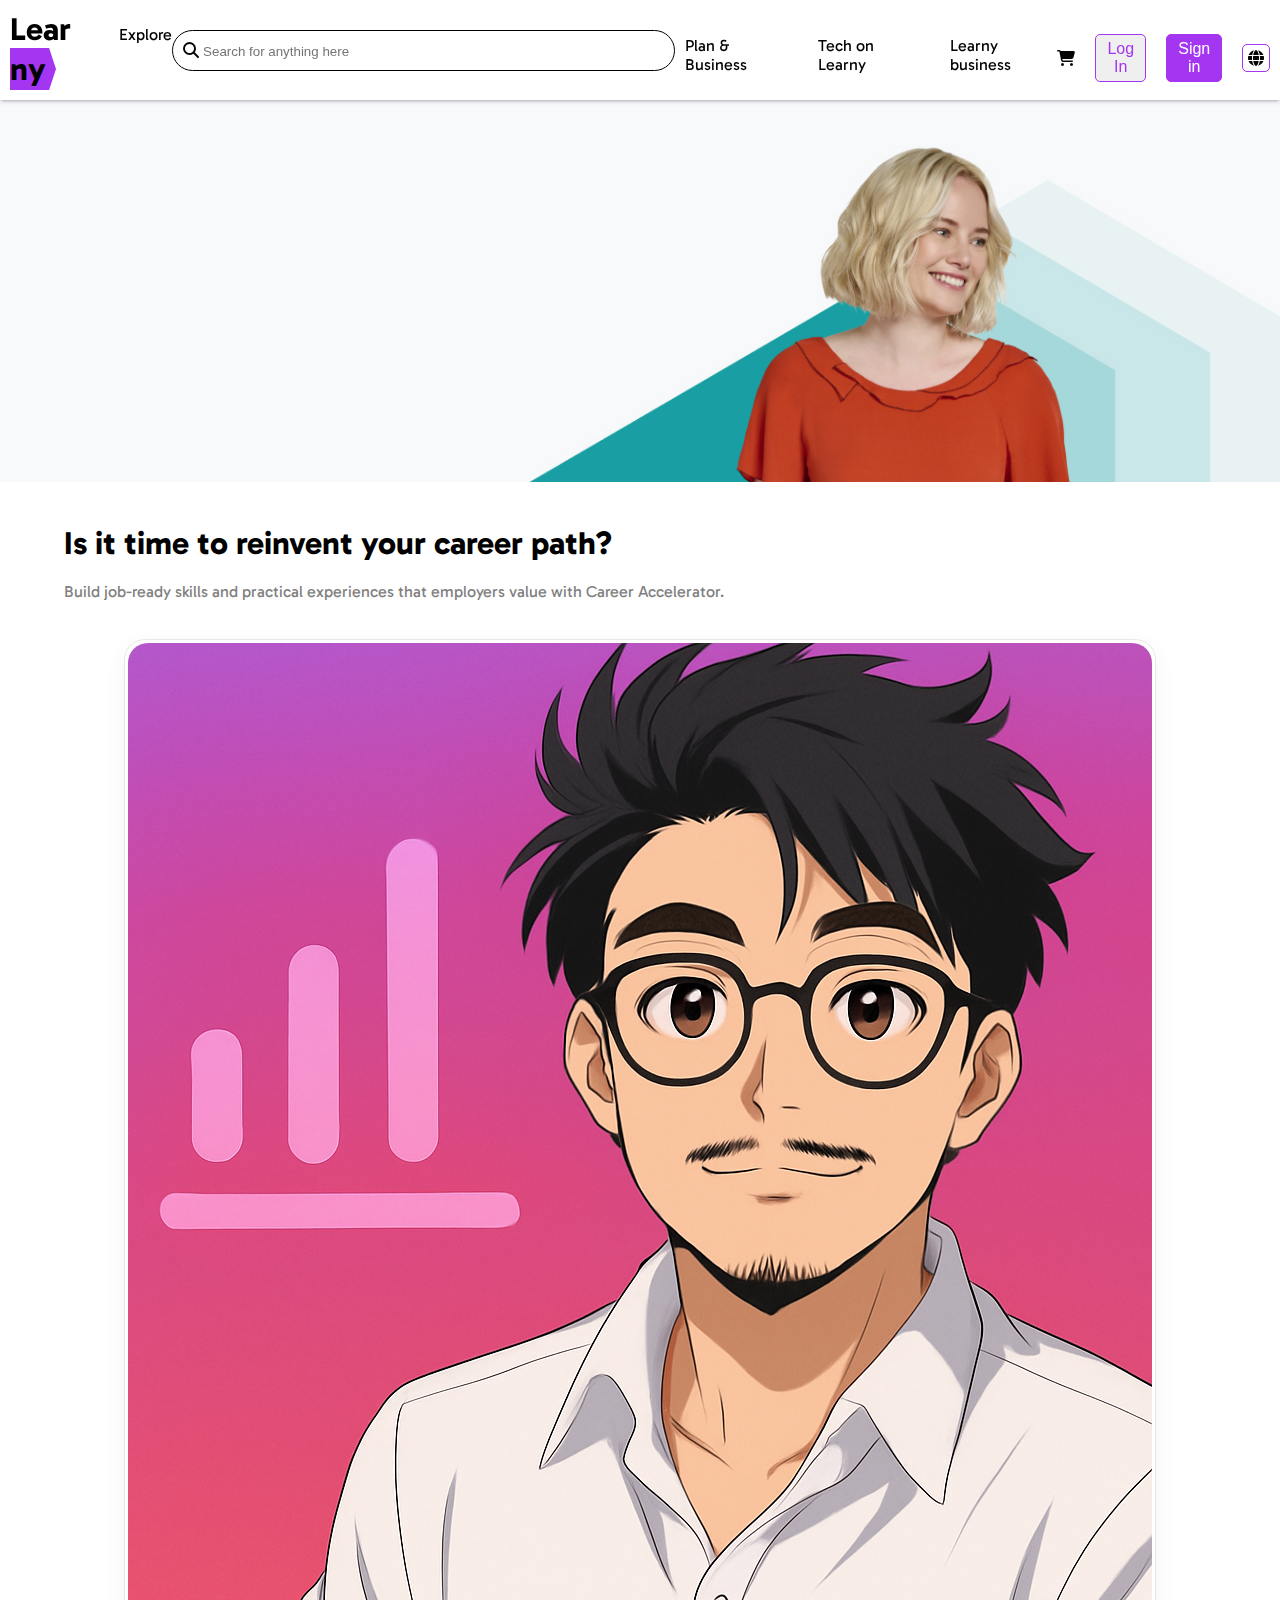
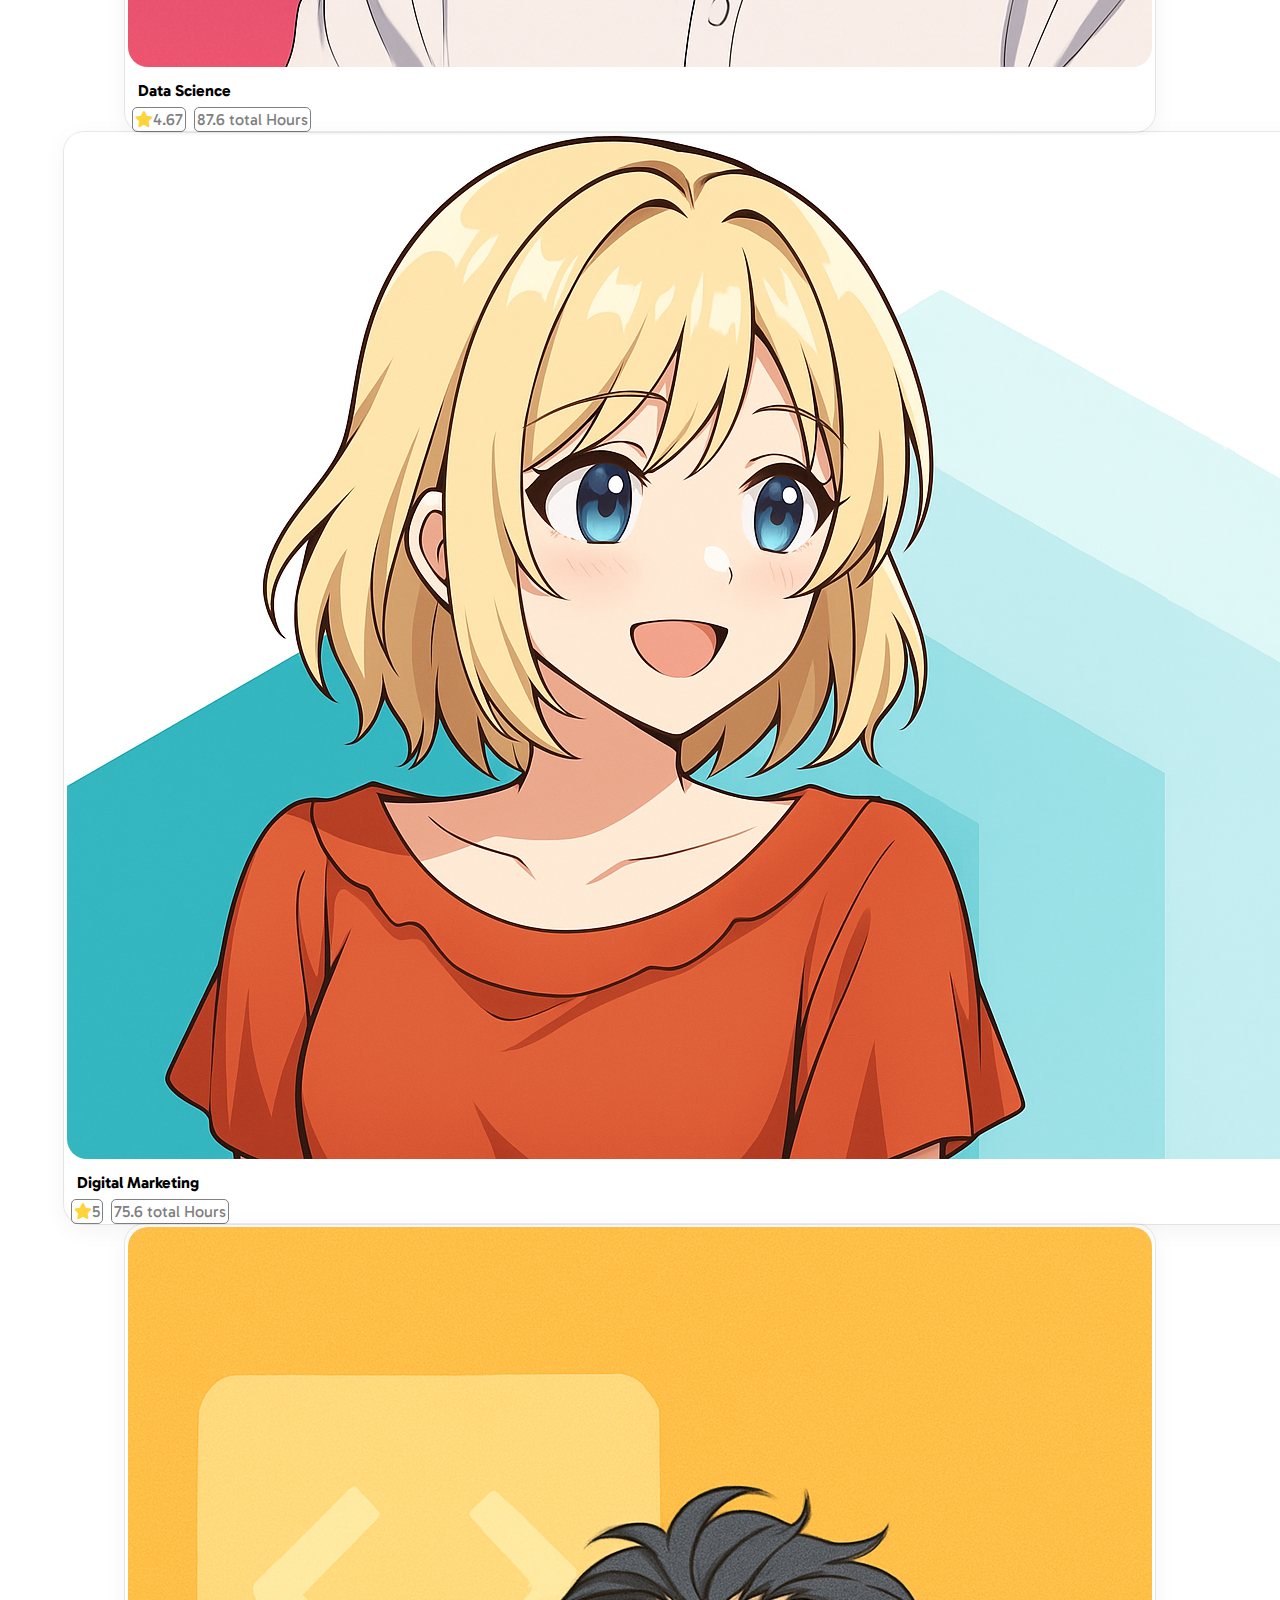
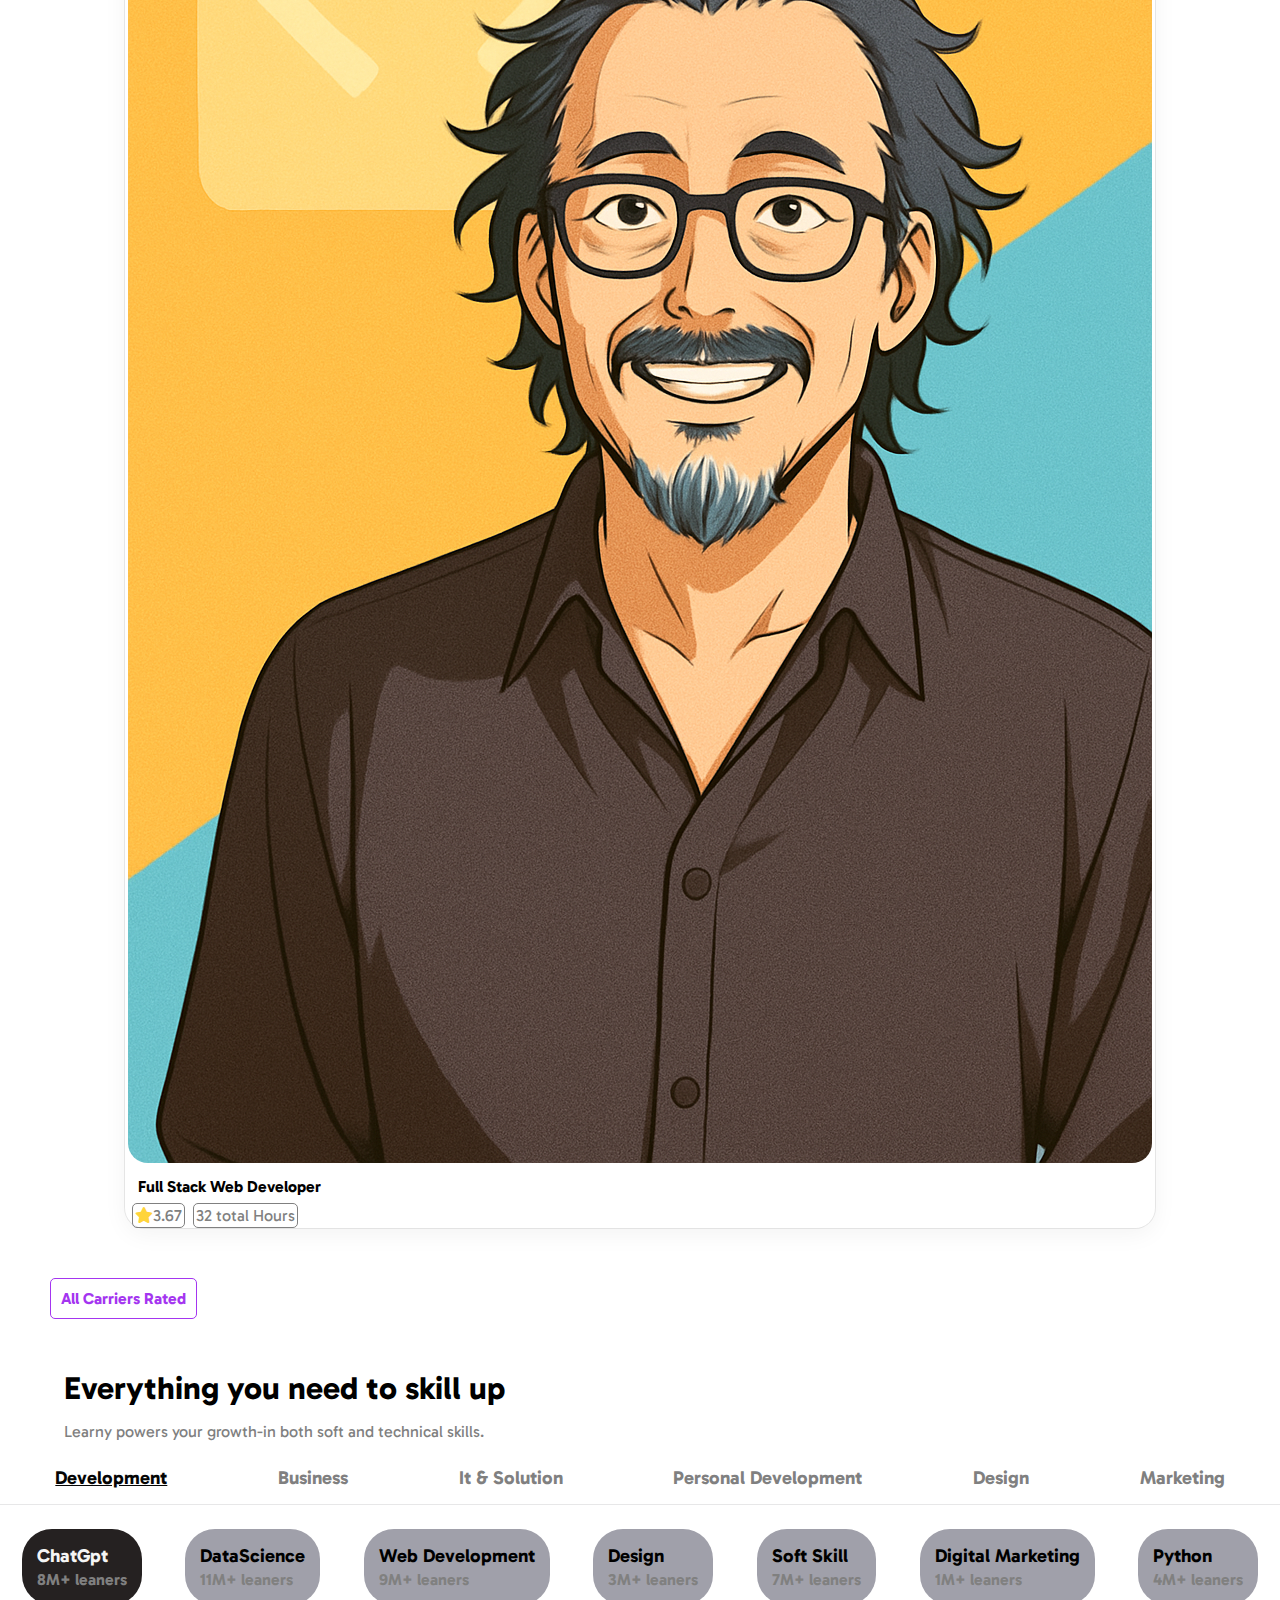
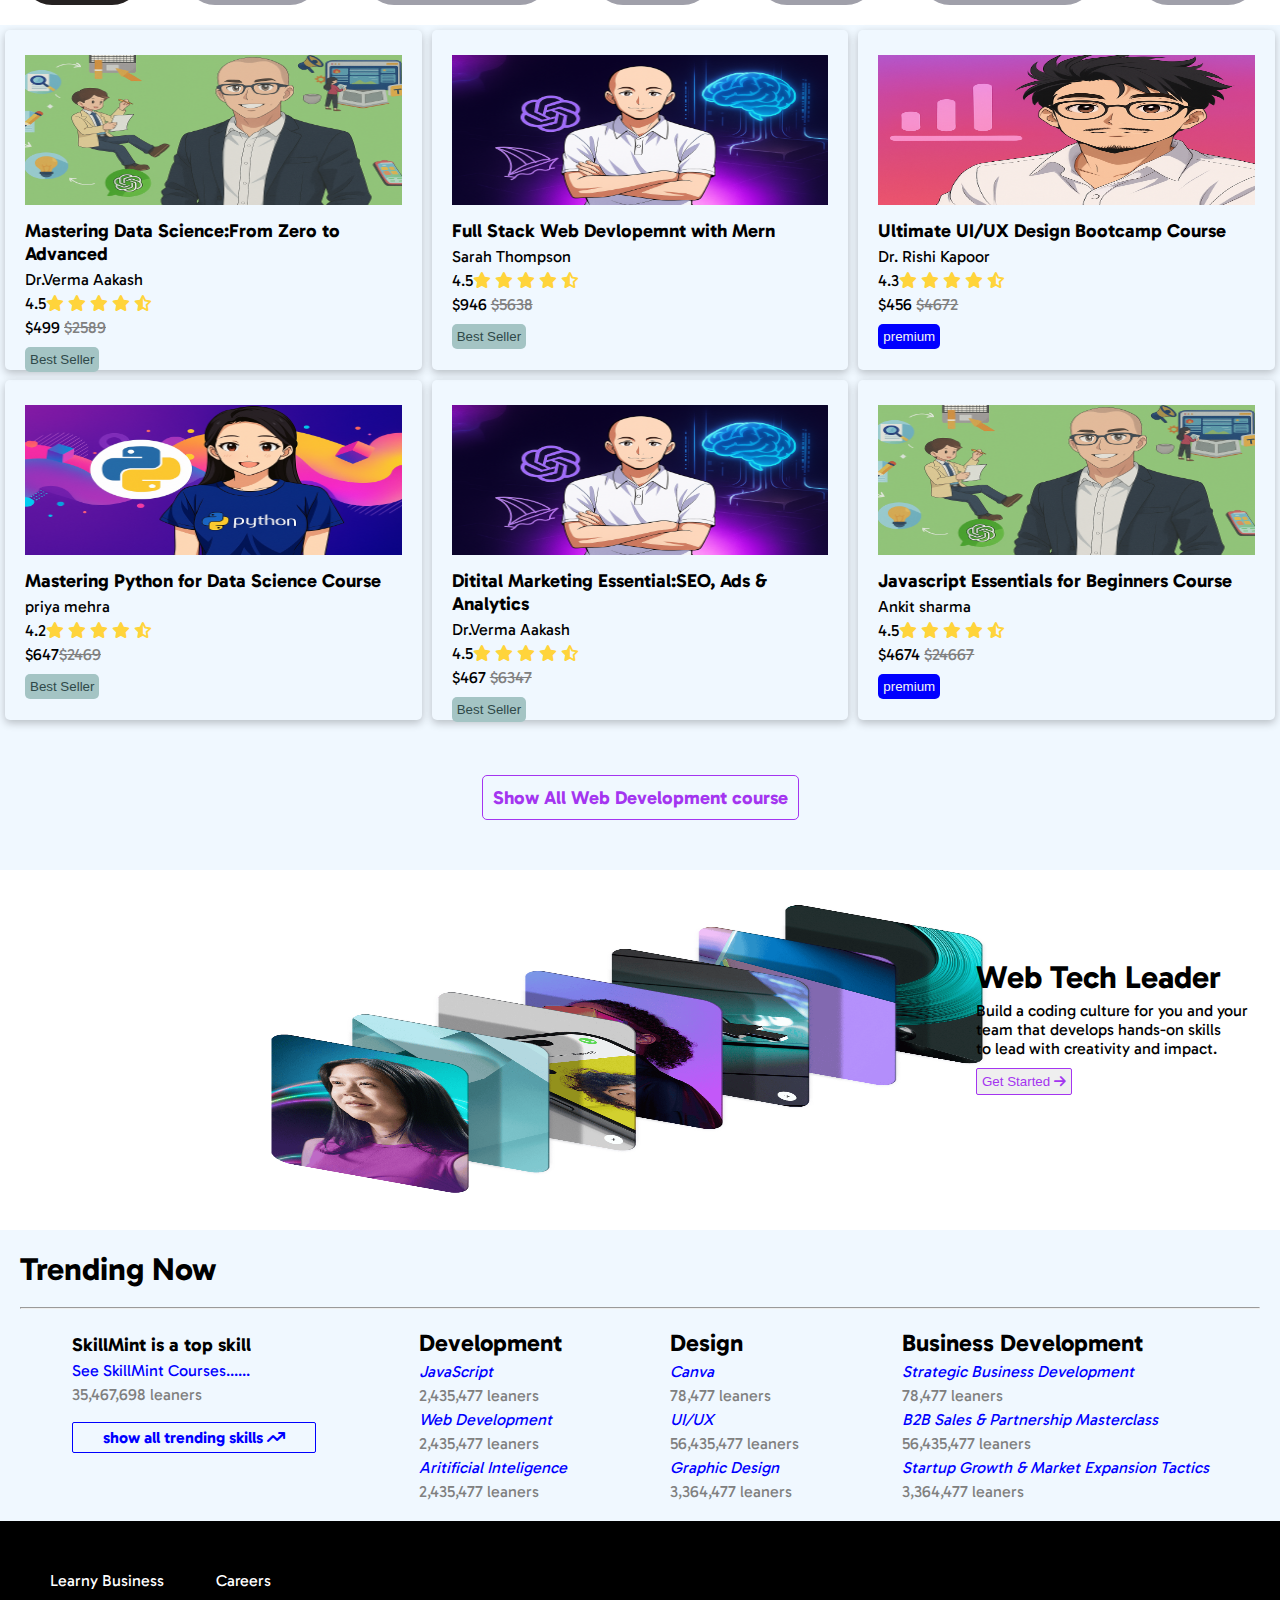
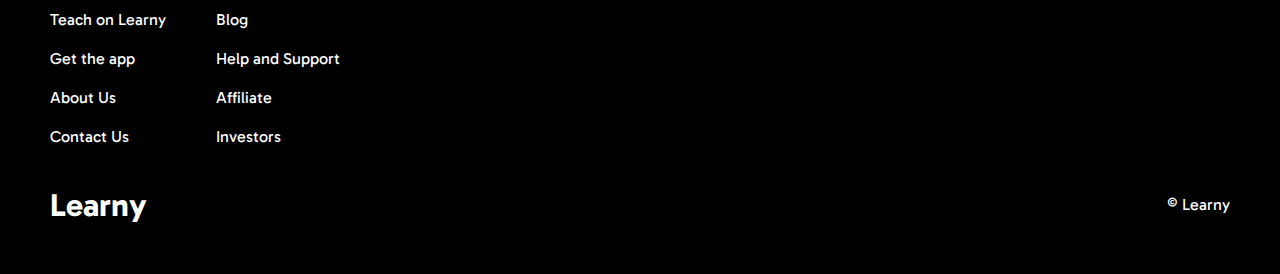
<file: index.html>
<!DOCTYPE html>
<html lang="en">

<head>
    <meta charset="UTF-8">
    <meta name="viewport" content="width=device-width, initial-scale=1.0">
    <!--Google style sheet-->
    <link rel="preconnect" href="https://fonts.googleapis.com">
    <link rel="preconnect" href="https://fonts.gstatic.com" crossorigin>
    <link href="https://fonts.googleapis.com/css2?family=Gabarito:wght@400..900&display=swap" rel="stylesheet">
    <!--My style Sheet-->
    <link rel="stylesheet" href="style.css">
    <!-- Font Awesome -->
    <link rel="stylesheet" href="https://cdnjs.cloudflare.com/ajax/libs/font-awesome/6.7.2/css/all.min.css">
    </link>
    <title>Learny</title>
</head>

<body>
    <!-- Navbar -->
    <div class="navbar">
        <div class="navbar_s1">
            <h1 class="navbar_s1__title">Lear<span>ny</span></h1>
            <p class="navbar_s1__desc">Explore</p>
        </div>
        <div class="navbar_s2">
            <i class="fa-solid fa-magnifying-glass" style="color: #050505;"></i>
            <input placeholder="Search for anything here" class="navbar_s2_in">
        </div>
        <div class="navbar_s3">
            <p class="navbar_s3__desc">Plan & Business</p>
            <P class="navbar_s3__desc">Tech on Learny</P>
            <p class="navbar_s3__desc">Learny business</p>
        </div>
        <div class="navbar_s4">
            <i class="fa-solid fa-cart-shopping" class="navbar_s4__card" style="color: #050505;"></i>
           <a href="check.html"> <button class="navbar_s4__but">Log In</button></a>
           <a href="sign.html"> <button class="navbar_s4__but1">Sign in</button></a>
            <i class="fa-solid fa-globe"
                style="color: #050505; border: #a435f0 solid 1px; border-radius: 5px; padding: 5px;"></i>
        </div>
    </div>
    <!-- Sale image -->
    <div class="container">
        <img class="main_img" src="img/front">
        <div class="overlay_box">
            <h1>Level Up With In-Demand Skills</h1>
            <p>Small changes in tech and work can bring big shifts. Stay prepared with the right skills to achieve your
                goals and grow.</p>
            <button>Explore Plans</button>
        </div>
    </div>
    <!-- Career -->
    <div class="career">
        <h1 class="career_title">Is it time to reinvent your career path?</h1>
        <p class="career_desc" style="color: gray; margin-top: 20px;">Build job-ready skills and practical experiences
            that employers value with Career Accelerator.</p>
    </div>

    <div class="content">
        <div class="content_img">
            <img src="img/second.png">
            <h4 class="content_desc">Data Science</h4>
            <span><i class="fa-solid fa-star" style="color: #FFD43B;"></i>4.67</span> <span>87.6 total Hours</span>
        </div>
        <div class="content_img">
            <img src="img/first.png">
            <h4 class="content_desc">Digital Marketing</h4>
            <span><i class="fa-solid fa-star" style="color: #FFD43B;"></i>5</span> <span>75.6 total Hours</span>
        </div>
        <div class="content_img">
            <img src="img/third.png">
            <h4 class="content_desc">Full Stack Web Developer</h4>
            <span><i class="fa-solid fa-star" style="color: #FFD43B;"></i>3.67</span> <span>32 total Hours</span>
        </div>
    </div>
    <!-- access course box -->
    <div class="course_access">
        <h4 style="border: #a435f0 solid 1px; padding: 10px;
            margin: 50px;  border-radius: 5px; color:#a435f0; position: static; display: inline-block;">All Carriers
            Rated</h4>
    </div>
    <!-- course captchy -->
    <div class="course_cap">
        <h1 class="couse_cap__title" style="margin-bottom: 5px;">Everything you need to skill up</h1>
        <p class="course_cap__desc" style="color: gray;margin-top: 15px;">Learny powers your growth-in both soft and
            technical skills.</p>
    </div>
<!-- carreer card -->
 <div class="career_card">
   <h3 style="color: #050505;text-decoration: underline;">Development</h3>
   <h3>Business</h3>
   <h3>It & Solution</h3>
   <h3>Personal Development</h3>
   <h3>Design</h3>
   <h3>Marketing</h3>
 </div>
 <!-- Recommendation -->
  <div class="recommendation">
    <div class="recommendation_title">
        <h3 style="background-color: rgb(37, 33, 33); color: whitesmoke;">ChatGpt<br><span>8M+ leaners</span></h3>
        <h3>DataScience<br><span>11M+ leaners</span></h3>
        <h3>Web Development<br><span>9M+ leaners</span></h3>
        <h3>Design<br><span>3M+ leaners</span></h3>
        <h3>Soft Skill<br><span>7M+ leaners</span></h3>
        <h3>Digital Marketing<br><span>1M+ leaners</span></h3>
        <h3>Python<br><span>4M+ leaners</span></h3>
    </div>
</div>
<!-- Recommented card section -->
<div class="rec_card">
    <div class="card_one">
        <img src="img/lect1.png">
        <h3>Mastering Data Science:From Zero to Advanced</h3>
        <p>Dr.Verma Aakash</p>
        <p>4.5<i class="fa-solid fa-star" style="color: #FFD43B;"></i>
       <i class="fa-solid fa-star" style="color: #FFD43B;"></i>
       <i class="fa-solid fa-star" style="color: #FFD43B;"></i>
       <i class="fa-solid fa-star" style="color: #FFD43B;"></i>
<i class="fa-solid fa-star-half-stroke" style="color: #FFD43B;"></i></p>
        <p>$499 <del style="color: gray;">$2589</del></p>
        <button style="background-color: rgb(164, 196, 196);border-radius: 5px;
        border: none;color: rgb(47, 73, 73);padding: 5px;">Best Seller</button>
    </div>
    <div class="card_one">
        <img src="img/lect2.png">
        <h3>Full Stack Web Devlopemnt with Mern</h3>
        <p>Sarah Thompson</p>
        <p>4.5<i class="fa-solid fa-star" style="color: #FFD43B;"></i>
       <i class="fa-solid fa-star" style="color: #FFD43B;"></i>
       <i class="fa-solid fa-star" style="color: #FFD43B;"></i>
       <i class="fa-solid fa-star" style="color: #FFD43B;"></i>
<i class="fa-solid fa-star-half-stroke" style="color: #FFD43B;"></i></p>
        <p>$946 <del style="color: gray;">$5638</del></p>
        <button style="background-color: rgb(164, 196, 196);border-radius: 5px;
        border: none;color: rgb(47, 73, 73);padding: 5px;">Best Seller</button>
    </div>
    <div class="card_one">
        <img src="img/second.png">
        <h3>Ultimate UI/UX Design Bootcamp Course</h3>
        <p>Dr. Rishi Kapoor</p>
        <p>4.3<i class="fa-solid fa-star" style="color: #FFD43B;"></i>
       <i class="fa-solid fa-star" style="color: #FFD43B;"></i>
       <i class="fa-solid fa-star" style="color: #FFD43B;"></i>
       <i class="fa-solid fa-star" style="color: #FFD43B;"></i>
<i class="fa-solid fa-star-half-stroke" style="color: #FFD43B;"></i></p>
        <p>$456 <del style="color: gray;">$4672</del></p>
         <button style="background-color: blue;border-radius: 5px;
        border: none;color: whitesmoke;padding: 5px;">premium</button>
    </div>
    <div class="card_one">
        <img src="img/lect3.png">
        <h3>Mastering Python for Data Science Course</h3>
        <p>priya mehra</p>
        <p>4.2<i class="fa-solid fa-star" style="color: #FFD43B;"></i>
       <i class="fa-solid fa-star" style="color: #FFD43B;"></i>
       <i class="fa-solid fa-star" style="color: #FFD43B;"></i>
       <i class="fa-solid fa-star" style="color: #FFD43B;"></i>
<i class="fa-solid fa-star-half-stroke" style="color: #FFD43B;"></i></p>
        <p>$647<del style="color: gray;">$2469</del></p>
        <button style="background-color: rgb(164, 196, 196);border-radius: 5px;
        border: none;color: rgb(47, 73, 73);padding: 5px;">Best Seller</button>
    </div>
    <div class="card_one">
        <img src="img/lect2.png">
        <h3>Ditital Marketing Essential:SEO, Ads & Analytics</h3>
        <p>Dr.Verma Aakash</p>
        <p>4.5<i class="fa-solid fa-star" style="color: #FFD43B;"></i>
       <i class="fa-solid fa-star" style="color: #FFD43B;"></i>
       <i class="fa-solid fa-star" style="color: #FFD43B;"></i>
       <i class="fa-solid fa-star" style="color: #FFD43B;"></i>
<i class="fa-solid fa-star-half-stroke" style="color: #FFD43B;"></i></p>
        <p>$467 <del style="color: gray;">$6347</del></p>
        <button style="background-color: rgb(164, 196, 196);border-radius: 5px;
        border: none;color: rgb(47, 73, 73);padding: 5px;">Best Seller</button>
    </div>
    <div class="card_one">
        <img src="img/lect1.png">
        <h3>Javascript Essentials for Beginners Course</h3>
        <p>Ankit sharma</p>
        <p>4.5<i class="fa-solid fa-star" style="color: #FFD43B;"></i>
       <i class="fa-solid fa-star" style="color: #FFD43B;"></i>
       <i class="fa-solid fa-star" style="color: #FFD43B;"></i>
       <i class="fa-solid fa-star" style="color: #FFD43B;"></i>
<i class="fa-solid fa-star-half-stroke" style="color: #FFD43B;"></i></p>
        <p>$4674 <del style="color: gray;">$24667</del></p>
        <button style="background-color: blue;border-radius: 5px;
        border: none;color: whitesmoke;padding: 5px;">premium</button>
    </div>
    <h3 style="border: #a435f0 solid 1px; padding: 10px;
            margin: 50px;  border-radius: 5px; color:#a435f0; position: static; display: inline-block;">Show All Web Development course </h3>
    
</div>
<!-- banner section -->
 <div class="banner">
    <div class="banner_img">    <img src="img/fg.png">
        </div>

 
 <div class="banner_content">
    <h1>Web Tech Leader</h1>
    <p>
        Build a coding culture for you and your<br> team that develops hands-on skills<br> to lead with creativity and impact.
    </p>
    <button  style="border:#a435f0 solid 1px; border-radius: 2px;color:#a435f0; padding: 5px; border-radius: 2px;">Get Started <i class="fa-solid fa-arrow-right"></i></button>
 </div>
 </div>
 <!-- Trending NOw -->
     <div class="trending_container" style="background-color:  aliceblue;">
        <h1 >Trending Now</h1>
        <br>
        <hr>
        <br>
        <div class="trending_sub_container">
            <div class="sub_con_one">
                <h3>SkillMint is a top skill</h3>
                <p style="color:blue;">See SkillMint Courses......</p>
                <p style="color: gray;">35,467,698 leaners</p><br>
                <h4 style="border: blue solid 1px;padding: 5px;padding-left:30px; padding-right:30px;color: blue; border-radius: 2px; display: inline; ">show all trending skills <i class="fa-solid fa-arrow-trend-up"></i></h4>
            </div>
            <div class="sub_con_two">
                <h2>Development</h2>
                <P>JavaScript </P> <spam>2,435,477 leaners</spam>
                <p>Web Development</p>
                <spam>2,435,477 leaners</spam>
                <p>Aritificial Inteligence</p>
                <spam>2,435,477 leaners</spam>
            </div>
            <div class="sub_con_two">
                <h2>Design</h2>
                <P>Canva</P> <spam>78,477 leaners</spam>
                <p>UI/UX</p>
                <spam>56,435,477 leaners</spam>
                <p>Graphic Design</p>
                <spam>3,364,477 leaners</spam>

            </div>
            <div class="sub_con_two">
                <h2>Business Development</h2>
                <p>Strategic Business Development</p> <spam>78,477 leaners</spam>
                <p>B2B Sales & Partnership Masterclass</p>
                <spam>56,435,477 leaners</spam>
                <p>Startup Growth & Market Expansion Tactics</p>
                <spam>3,364,477 leaners</spam>

            </div>
        </div>
     </div>
     <!-- footer -->
      <div class="footer">
        <div class="footer_one">
            <div class="footer_sec_one">
                <p>Learny Business</p>
                <P>Teach on Learny</P>
                <P>Get the app</P>
                <P>About Us</P>
                <P>Contact Us</P>
            </div>
            <div class="footer_sec_two">
                <p>Careers</p>
                <p>Blog</p>
                <p>Help and Support</p>
                <p>Affiliate</p>
                <p>Investors</p>
            </div>

        </div>
        <div class="footer_two">
           <h1>Learny</h1>
            <p>&copy; Learny</p>  
        </div>
      </div>
    
</body>

</html>
</file>
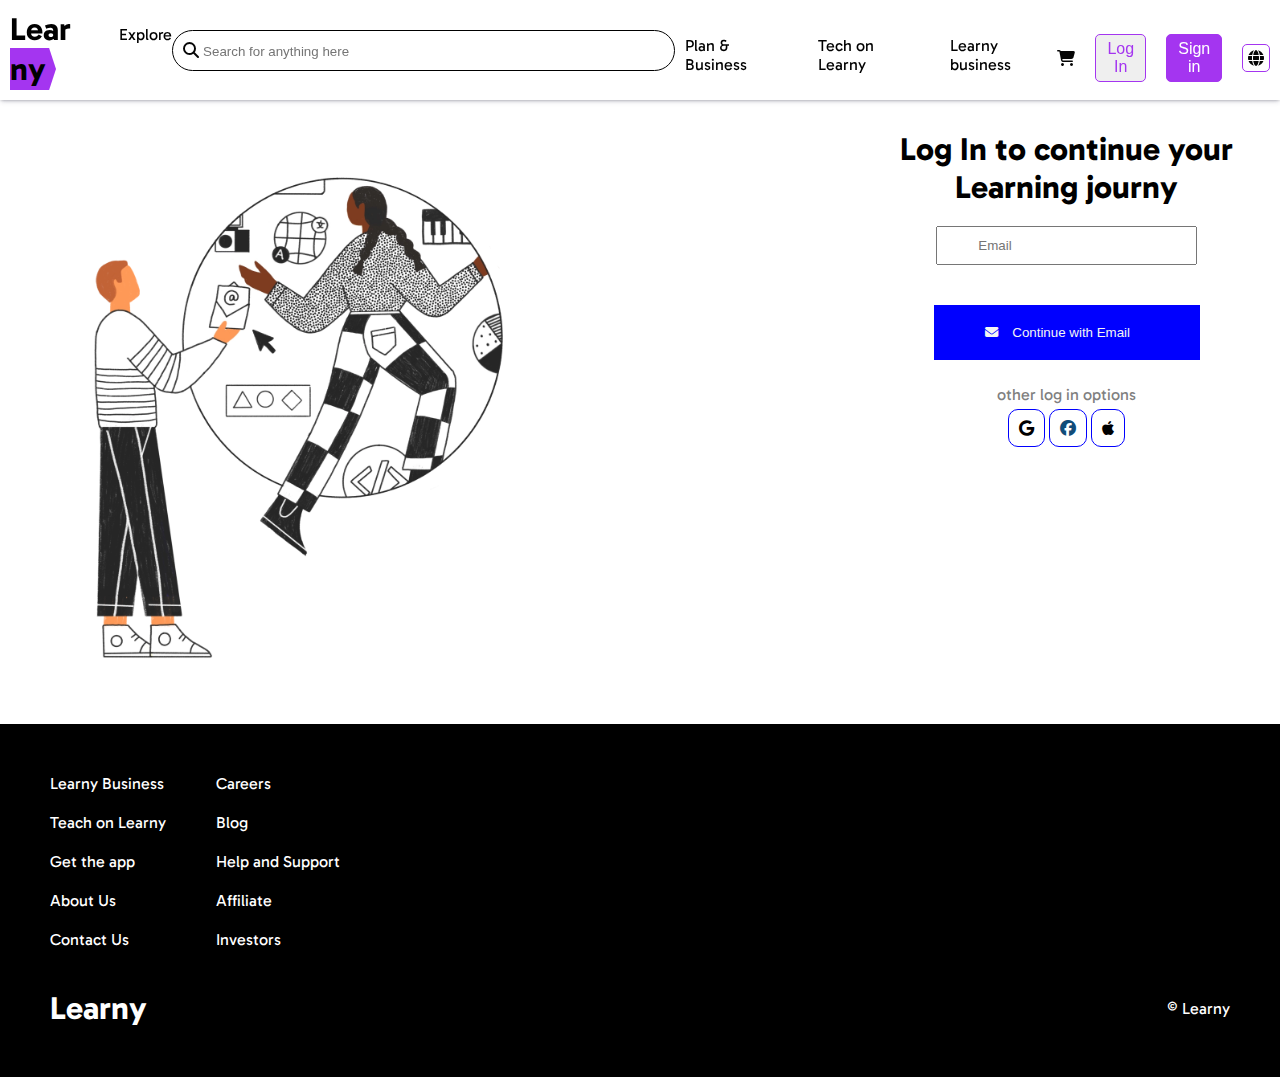
<file: check.html>
<!DOCTYPE html>
<html lang="en">
<head>
    <meta charset="UTF-8">
    <meta name="viewport" content="width=device-width, initial-scale=1.0">
    <!--Google style sheet-->
    <link rel="preconnect" href="https://fonts.googleapis.com">
    <link rel="preconnect" href="https://fonts.gstatic.com" crossorigin>
    <link href="https://fonts.googleapis.com/css2?family=Gabarito:wght@400..900&display=swap" rel="stylesheet">
    <!--My style Sheet-->
    <link rel="stylesheet" href="style.css">
    <!-- Font Awesome -->
    <link rel="stylesheet" href="https://cdnjs.cloudflare.com/ajax/libs/font-awesome/6.7.2/css/all.min.css">
    </link>
    <title>Learny</title>
</head>
<body>
    <!-- Navbar -->
    <div class="navbar">
        <div class="navbar_s1">
            <h1 class="navbar_s1__title">Lear<span>ny</span></h1>
            <p class="navbar_s1__desc">Explore</p>
        </div>
        <div class="navbar_s2">
            <i class="fa-solid fa-magnifying-glass" style="color: #050505;"></i>
            <input placeholder="Search for anything here" class="navbar_s2_in">
        </div>
        <div class="navbar_s3">
            <p class="navbar_s3__desc">Plan & Business</p>
            <P class="navbar_s3__desc">Tech on Learny</P>
            <p class="navbar_s3__desc">Learny business</p>
        </div>
        <div class="navbar_s4">
            <i class="fa-solid fa-cart-shopping" class="navbar_s4__card" style="color: #050505;"></i>
            <a href="check.html"> <button class="navbar_s4__but">Log In</button></a>
           <a href="sign.html"> <button class="navbar_s4__but1">Sign in</button></a>
            <i class="fa-solid fa-globe"
                style="color: #050505; border: #a435f0 solid 1px; border-radius: 5px; padding: 5px;"></i>
        </div>
    </div>
    <!-- log-in page -->
     <div class="log_page">
     <div class="middle_one">
        <img src="img/log.webp">
     </div>
     <div class="middle_two">
        <h1>Log In to continue your Learning journy </h1>
        <input type="email" placeholder="Email"><br>
        <button><i class="fa-solid fa-envelope"></i> Continue with Email</button>
        <P style="color: gray;">other log in options</P> 
        <i class="fa-brands fa-google"></i>
        <i class="fa-brands fa-facebook" style="color: #114c79;"></i>
        <i class="fa-brands fa-apple"></i>
     </div>
     </div>
    
     <!-- footer -->
      <div class="footer">
        <div class="footer_one">
            <div class="footer_sec_one">
                <p>Learny Business</p>
                <P>Teach on Learny</P>
                <P>Get the app</P>
                <P>About Us</P>
                <P>Contact Us</P>
            </div>
            <div class="footer_sec_two">
                <p>Careers</p>
                <p>Blog</p>
                <p>Help and Support</p>
                <p>Affiliate</p>
                <p>Investors</p>
            </div>

        </div>
        <div class="footer_two">
           <h1>Learny</h1>
            <p>&copy; Learny</p>  
        </div>
      </div>
    
</body>
</html>
<style>
   
    
</style>
</file>
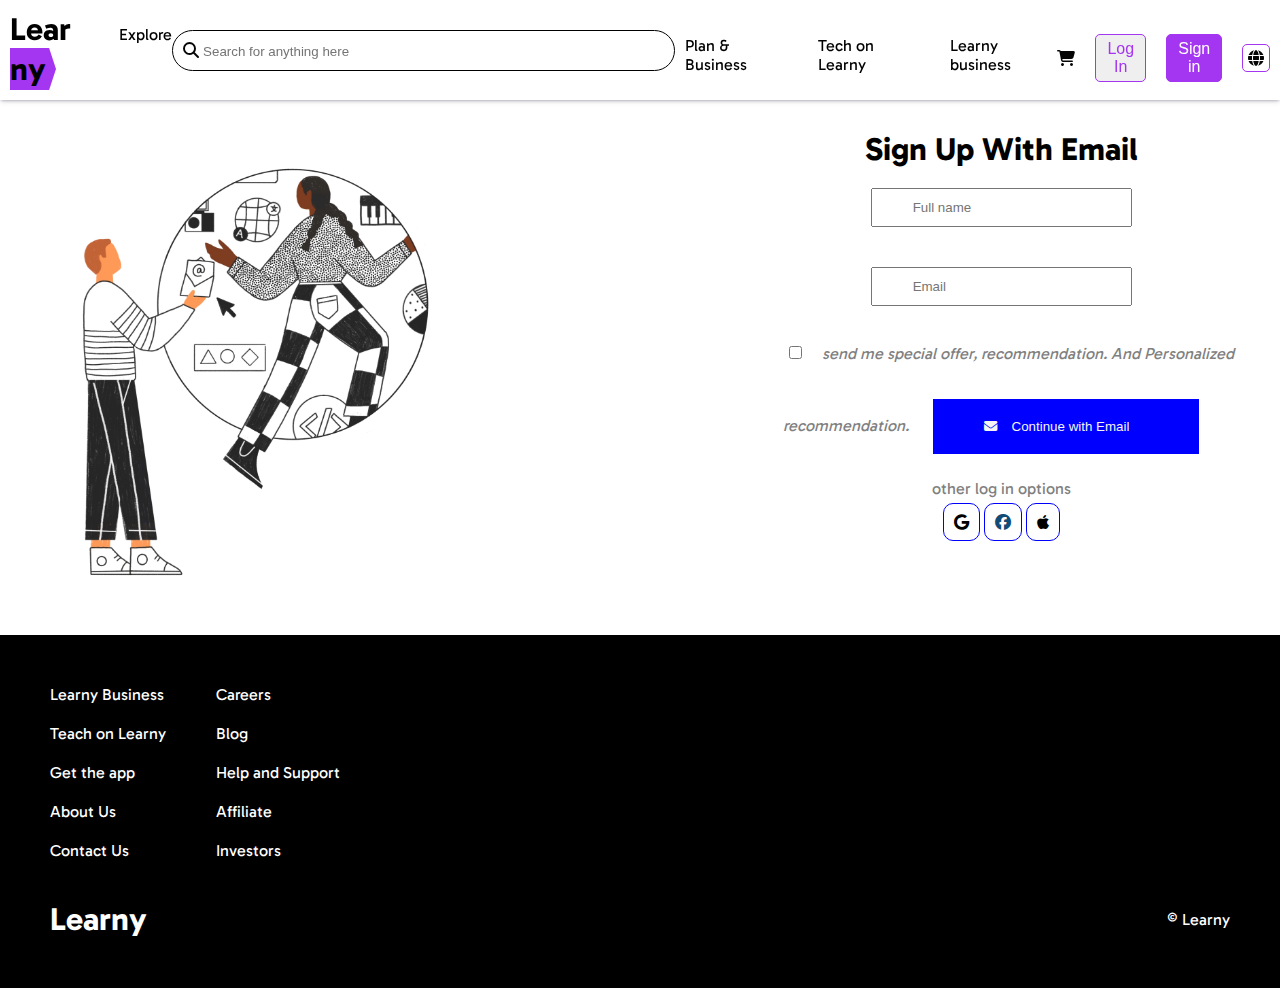
<file: sign.html>
<!DOCTYPE html>
<html lang="en">
<head>
    <meta charset="UTF-8">
    <meta name="viewport" content="width=device-width, initial-scale=1.0">
    <!--Google style sheet-->
    <link rel="preconnect" href="https://fonts.googleapis.com">
    <link rel="preconnect" href="https://fonts.gstatic.com" crossorigin>
    <link href="https://fonts.googleapis.com/css2?family=Gabarito:wght@400..900&display=swap" rel="stylesheet">
    <!--My style Sheet-->
    <link rel="stylesheet" href="style.css">
    <!-- Font Awesome -->
    <link rel="stylesheet" href="https://cdnjs.cloudflare.com/ajax/libs/font-awesome/6.7.2/css/all.min.css">
    </link>
    <title>Learny</title>
</head>
<body>
    <!-- Navbar -->
    <div class="navbar">
        <div class="navbar_s1">
            <h1 class="navbar_s1__title">Lear<span>ny</span></h1>
            <p class="navbar_s1__desc">Explore</p>
        </div>
        <div class="navbar_s2">
            <i class="fa-solid fa-magnifying-glass" style="color: #050505;"></i>
            <input placeholder="Search for anything here" class="navbar_s2_in">
        </div>
        <div class="navbar_s3">
            <p class="navbar_s3__desc">Plan & Business</p>
            <P class="navbar_s3__desc">Tech on Learny</P>
            <p class="navbar_s3__desc">Learny business</p>
        </div>
        <div class="navbar_s4">
            <i class="fa-solid fa-cart-shopping" class="navbar_s4__card" style="color: #050505;"></i>
            <a href="check.html"> <button class="navbar_s4__but">Log In</button></a>
           <a href="sign.html"> <button class="navbar_s4__but1">Sign in</button></a>
            <i class="fa-solid fa-globe"
                style="color: #050505; border: #a435f0 solid 1px; border-radius: 5px; padding: 5px;"></i>
        </div>
    </div>
    <!-- log-in page -->
     <div class="log_page">
     <div class="middle_one">
        <img src="img/log.webp">
     </div>
     <div class="middle_two">
        <h1>Sign Up With Email</h1>
        <input type="text" placeholder="Full name"><br>
        <input type="email" placeholder="Email"><br>
        <input type="checkbox"><spam style="color: gray; font-style: italic;">send me special offer, recommendation. And Personalized recommendation.</spam>
        <button><i class="fa-solid fa-envelope"></i> Continue with Email</button>
        <P style="color: gray;">other log in options</P> 
        <i class="fa-brands fa-google"></i>
        <i class="fa-brands fa-facebook" style="color: #114c79;"></i>
        <i class="fa-brands fa-apple"></i>
     </div>
     </div>
    
     <!-- footer -->
      <div class="footer">
        <div class="footer_one">
            <div class="footer_sec_one">
                <p>Learny Business</p>
                <P>Teach on Learny</P>
                <P>Get the app</P>
                <P>About Us</P>
                <P>Contact Us</P>
            </div>
            <div class="footer_sec_two">
                <p>Careers</p>
                <p>Blog</p>
                <p>Help and Support</p>
                <p>Affiliate</p>
                <p>Investors</p>
            </div>

        </div>
        <div class="footer_two">
           <h1>Learny</h1>
            <p>&copy; Learny</p>  
        </div>
      </div>
    
</body>
</html>
<style>
   
    
</style>
</file>
<file: style.css>
* {
    margin: 0;
    padding: 0;
}

body {
    font-family: "Gabarito", sans-serif;
    font-optical-sizing: auto;
    font-weight: 400;
    font-style: normal;
}

/*  Navbar */
.navbar {
    padding: 10px;
    display: flex;
    justify-content: space-between;
    align-items: center;
    
    box-shadow: rgba(50, 50, 93, 0.25) 0px 2px 5px -1px, rgba(0, 0, 0, 0.3) 0px 1px 3px -1px;
    position: sticky;
    top: 0;
    background-color: white;
    z-index: 3;
}

.navbar_s1__title span {
    color: black;
    display: inline-block;
    padding-top: 2px;
    padding-bottom: 2px;
    padding-right: 10px;
    background-color: #a435f0;
    clip-path: polygon(0% 0%, 85% 0%, 100% 50%, 85% 100%, 0% 100%);

}

.navbar_s1 {
    display: flex;

}

.navbar_s1__desc {
    margin-top: 15px;
    margin-left: 10px;
}

.navbar_s2 {
    padding: 10px;
    border: black solid 1px;
    border-radius: 30px;
    width: 40%;

}

.navbar_s2_in {
    border: none;
    outline: none;
    background-color: transparent;
}

.navbar_s3 {
    display: flex;
    gap: 20px;
}

.navbar_s3__desc {
    margin-top: 15px;
    margin-left: 10px;
}

.navbar_s4 {
    display: flex;
    margin-top: 15px;
    gap: 20px;
    align-items: center;
}

.navbar_s4__but {
    border: #a435f0 solid 1px;
    color: #a435f0;
    padding: 5px;
    font-size: medium;
    border-radius: 5px;
}

.navbar_s4__but1 {
    border: #a435f0 solid 1px;
    background-color: #a435f0;
    color: white;
    padding: 5px;
    font-size: medium;
    border-radius: 5px;
}

.navbar_s1 p:hover,
.navbar_s3 p:hover,
.navbar_s4 button:hover {
    background-color: #e0d0eb;
    color: #a435f0;
    border-radius: 2px;
    padding: 5px;
}
.navbar_s4__card{
    position: relative;
    cursor: pointer;
}
.navbar_s5{
    display: none;
    padding: 8px;
    align-items: center;
    justify-content: center;
}

/* card-popup */
.navbar_card__popup{
    position: absolute;
    width: 100px;
    top: 30px;
    right: 0;
    border-radius: 20px;
    box-shadow: rgba(100, 100, 111, 0.2) 0px 7px 29px 0px;
    padding: 20px;
    background-color: white;
    display: none;

}
.navbar_s4__card:hover .navbar_card__popup{
    display: block;
}

/* Sale image */
.container{
    position: relative;
}
.container img{
   
    z-index: 1;
    width: 100%;
   
}

.overlay_box {
   width: 25%;
   border-radius: solid black 2px;
   background-color: white;
   position: absolute;
   border-radius: 10px;
   padding: 2px;
   top:10%;
   left: 10%;
    box-shadow: rgba(100, 100, 111, 0.2) 0px 7px 29px 0px;
    animation-name: zoom;
    animation-duration: 2s;
    animation-fill-mode: forwards;
    opacity: 0;
    z-index: 2;
}
@keyframes zoom{
    0%{
        opacity: 0;
        transform: scale(0);
    }
    100%{
        opacity: 1;
        transform: scale(1);
    }
}

/* Career */
.career {
    margin-left: 5%;
    margin-right: 5%;
    margin-top: 3%;
}

.content {

    margin-top: 3%;
    display: flex;
    margin-left: 5%;
    margin-right: 5%;
    display: flex;
    justify-content: center;
    align-items: center;
    flex-wrap: wrap;
    justify-content: space-around;
}
.content_img img{
    border-radius:20px;
}

.content_img {
    align-items: center;
    justify-content: center;
    padding: 3px;
    border-radius: 20px;
    box-shadow: rgba(0, 0, 0, 0.05) 0px 6px 24px 0px, rgba(0, 0, 0, 0.08) 0px 0px 0px 1px;
}

.content_desc {
    padding: 10px;
}

.content_img span {
    color: gray;
    border: solid 1px gray;
    border-radius: 5px;
    padding: 2px;
    margin-left: 4px;
}

.content_img:hover {
    background-color: #e0d0eb;
}

/* access course box */
.course_access h4:hover {
    background-color: #c6aad9;

}

/* course captchy */
.course_cap {
    margin-left: 5%;

}
/* carreer card */
.career_card{
display: flex;
justify-content: space-around;
margin-top: 20px;
box-shadow: rgba(17, 17, 26, 0.1) 0px 1px 0px;
margin-bottom: 20px;
}
.career_card h3{
    color: gray;
    font-style: bold;
    padding-bottom: 10px;  
}
.career_card h3:hover{
    color: black;
    text-decoration: underline;
}
/* Recommendation */
.recommendation_title{
    display: flex;
    justify-content: space-around;
    
}
.recommendation_title h3{
    border-radius: 30px;
    background-color: rgb(160, 160, 170);
    padding: 15px;
    margin-bottom: 20px;
    cursor: pointer;
}
.recommendation_title span{
    color: gray;
    font-size: medium;
}
.recommendation_title h3:hover,.recommendation_title span:hover{
    transition: 1s;
    background-color:rgb(37,33,33);
    color: whitesmoke;
}
.card_one{
    width: 400px;
    height: 300px;
    margin-top: 40px;
    box-shadow: rgba(0, 0, 0, 0.24) 0px 3px 8px;
    padding: 20px;
    border-radius: 5px;
}
.card_one img{
    width: 100%;
    height: 50%;
    
}
.rec_card{
    display: flex;
    flex-wrap: wrap;
    justify-content: space-around;
    background-color: aliceblue;
}
.card_one{
    flex-grow: 1;
    width: 25%;
    margin: 5px;
}
.card_one img{
    height: 50%;
    width: 100%;
}
.card_one img,h3,p,button{
    margin-top: 5px;
    margin-bottom: 5px;

}
/* banner */
.banner img{
    height: 300px;
    width: 100%;
    display: block;
}
.banner{
    margin: 30px;
    position: relative;
}
.banner_content{
    position: absolute;
   bottom: 100px;
   right:2px;
   z-index:2;
}
.banner_content button:hover{
background-color: #c6aad9;
}
 .trending_sub_container{
        display: flex;
        justify-content: space-around;
        flex-wrap: wrap;
    }
            
    .sub_con_one{
        padding-bottom: 20px;
    }
    .sub_con_two p{
color: blue;
font-style: italic;

    }
    .sub_con_two spam{
        color: gray;
    }
    .trending_container{
        padding: 20px;
    }
    /* footer */
    .footer{
        padding: 30px;
        background-color: black;
        color:white
    }
    .footer_one{
        display: flex;
        gap: 10px;
    }
    .footer_one p{
        margin: 20px
    }
    .footer_two{
        margin: 20px;
        align-items: center;
        display: flex;
        justify-content: space-between;
    }
    /* middle */
    .log_page{
        display: flex;
        gap: 0;
        justify-content: center;
        
    }
    .middle_one img{
        width: 60%;
        margin: 20px;

    }
    .middle_two{
        margin: 30px;
        align-items: center;
        justify-content: center;
        text-align: center;

    }
    .middle_two input{
        margin: 20px;
        padding-left: 40px;
        padding-right: 40px;
        padding-top: 10px;
        padding-bottom: 10px;
    }
    .middle_two button{
        background-color: blue;
        color: whitesmoke;
        display: inline-block;
        border:none;
        padding-left: 40px;
        padding-right: 70px;
        padding-top: 10px;
        padding-bottom: 10px;
       margin: 20px;
    }
    .middle_two i{
        padding: 10px;
        border: blue solid 1px;
        border-radius: 10px;
    }
    .middle_two i:hover{
        background-color: blue;
        color: white;
    }
/* media query */
@media  screen and (max-width:800px) {
    body{
        font-size: 10px;
    }
    
}

@media  screen and (max-width:500px)
{
    .card_one {
        flex-basis: 25%;
    }
    .recommendation{
        display: none;
    }
    .content_img{
        flex-basis: 10%;
        margin-bottom: 10px;
    }
    .navbar_s1__desc,.navbar_s3,.navbar_s4,.navbar_s2{
    display: none;
    }
    .navbar_s5{
    display: block;
    }
.overlay_box{
    width: 50%;
}
.career_card{
    display: none;
}

}
</file>
